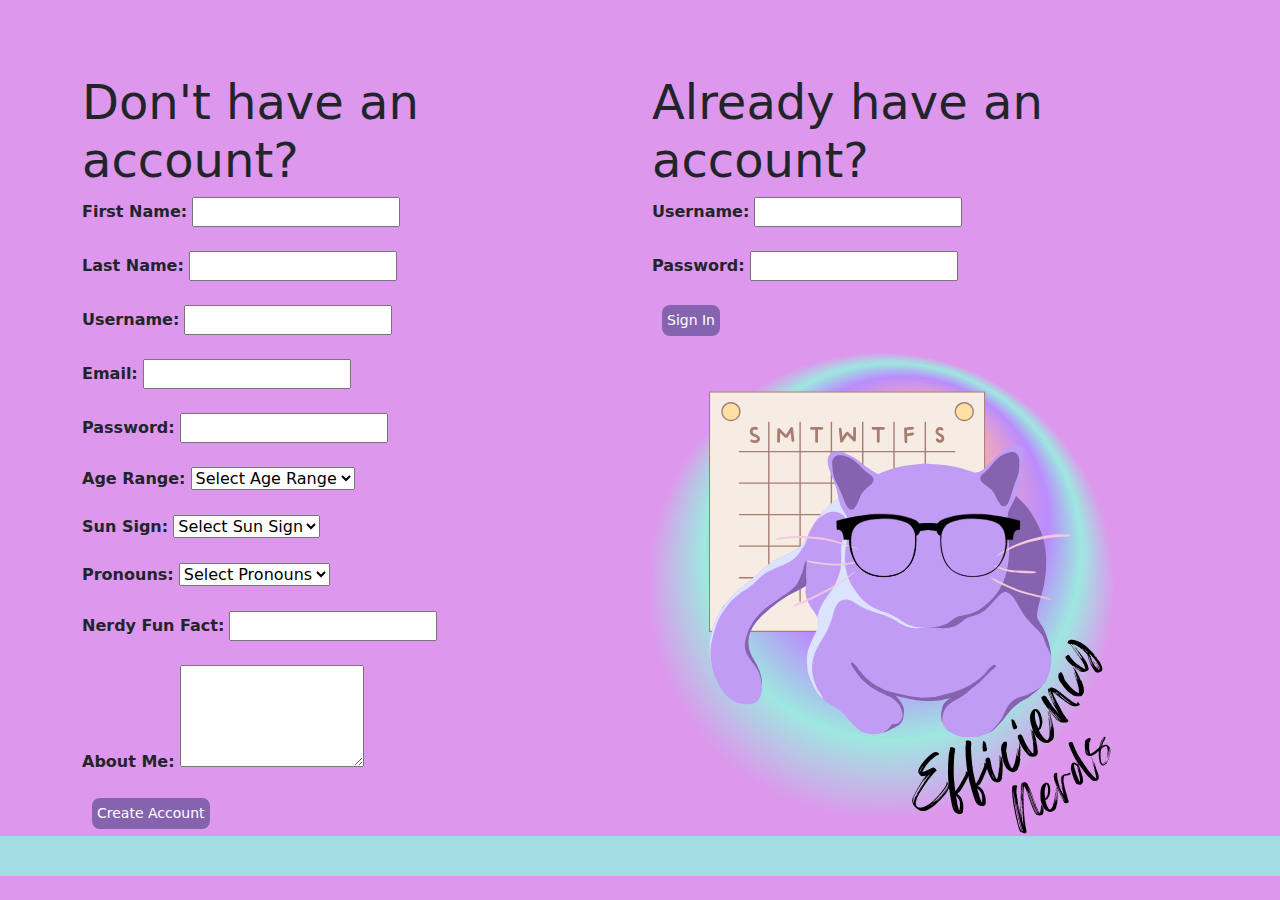
<file: index.html>
<!DOCTYPE html>
<html lang="en">
  <head>
    <meta charset="UTF-8" />
    <meta name="viewport" content="width=device-width, initial-scale=1.0" />
    <title>Welcome to Nerd Home</title>
    
    <link
      href="https://cdn.jsdelivr.net/npm/bootstrap@5.3.3/dist/css/bootstrap.min.css"
      rel="stylesheet"
      integrity="sha384-QWTKZyjpPEjISv5WaRU9OFeRpok6YctnYmDr5pNlyT2bRjXh0JMhjY6hW+ALEwIH"
      crossorigin="anonymous"
    />
    <link rel="stylesheet" href="assets/CSS/style.CSS" />
    <link rel="stylesheet" type="text/css" href="assets/CSS/landing.css"/>
  </head>

  <body>
    <div class="container-fluid" id="headerbox" style="height: 50px;"></div>
    <!-- <nav class="navbar navbar-expand-lg bg-body-tertiary">
    <div class="container-fluid">
      <a class="navbar-brand" href="#">Welcome You!</a>
      <div class="collapse navbar-collapse" id="navbarNavAltMarkup">
        <div class="navbar-nav">
          <a class="nav-link active" aria-current="page" href="#">Home</a>
          <a class="nav-link" href="#">Tasks Tools</a>
          <a class="nav-link" href="#">Pomodoro</a>
        </div>
      </div>
    </div>
  </nav> -->
  <div class="container mt-4" >
    <div class="row">
<!--       <button id="themeToggleBtn" class="btn btn-primary mt-3">Toggle Light/Dark Mode</button> -->
      <div class="col-md-6">
        <h4 class="display-5">Don't have an account?</h4>
        <div class="input-group flex-nowrap" id="signupPage">
          <form id="signupForm">
            <label for="firstName">First Name:</label>
            <input type="text" id="firstName" name="firstName" required><br><br>
            <label for="lastName">Last Name:</label>
            <input type="text" id="lastName" name="lastName" required><br><br>
            <label for="username">Username:</label>
            <input type="text" id="username" name="username" required><br><br>
            <label for="email">Email:</label>
            <input type="email" id="email" name="email" required><br><br>
            <label for="password">Password:</label>
            <input type="password" id="password" name="password" required><br><br>
            <label for="ageRange">Age Range:</label>
            <select id="ageRange" name="ageRange" required>
              <option value="">Select Age Range</option>
              <option value="Gen Z">Gen Z</option>
              <option value="Millennials">Millennials</option>
            </select><br><br>
            <label for="sunSign">Sun Sign:</label>
            <select id="sunSign" name="sunSign" required>
              <option value="">Select Sun Sign</option>
              <option value="Aries">Aries</option>
              <option value="Aquarius">Aquarius</option>
              <option value="Pisces">Pisces</option>
              <option value="Taurus">Taurus</option>
              <option value="Gemini">Gemini</option>
              <option value="Cancer">Cancer</option>
              <option value="Leo">Leo</option>
              <option value="Virgo">Virgo</option>
              <option value="Libra">Libra</option>
              <option value="Scorpio">Scorpio</option>
              <option value="Sagittarius">Sagittarius</option>
              <option value="Capricorn">Capricorn</option>
            </select><br><br>
            <label for="pronouns">Pronouns:</label>
            <select id="pronouns" name="pronouns" required>
              <option value="">Select Pronouns</option>
              <option value="She/her/her">She/her/hers</option>
              <option value="He/him/his">He/him/his</option>
              <option value="they/them">they/them</option>
            </select><br><br>
            
             <!-- Added -->
            <label for="nerdyFact">Nerdy Fun Fact:</label>
            <input type="text" id="nerdyFact" name="nerdyFact" required><br><br>
            <label for="aboutMe">About Me:</label>
            <textarea id="aboutMe" name="aboutMe" rows="4" required></textarea><br><br>
            <!-- Added -->
            
            <button class="signupForm" type="button">Create Account</button>
          </form>
          <div id="signupMessage" class="mt-3"></div>
        </div>
      </div>
      <div class="col-md-6">
        <h4 class="display-5" >Already have an account?</h4>
        <div class="input-group flex-nowrap" id="signinPage">
          <form>
            <label for="signInUsername">Username:</label>
            <input type="text" id="signInUsername" name="signInUsername" required><br><br>
            <label for="signInPassword">Password:</label>
            <input type="password" id="signInPassword" name="signInPassword" required><br><br>
            <button class="signupForm" type="button">Sign In</button>
            <div class ='landinglogo'>
            <div>
              <img src="assets/images/EF.nerds.transparent.png" height=500px, display=flex, alt="Efficiency Nerds Logo" />
          </div>
          </form>
          <div id="signinMessage" class="mt-3"></div>
        </div>
      </div>
    </div>

    <script
      src="https://cdn.jsdelivr.net/npm/bootstrap@5.3.3/dist/js/bootstrap.bundle.min.js"
      integrity="sha384-YvpcrYf0tY3lHB60NNkmXc5s9fDVZLESaAA55NDzOxhy9GkcIdslK1eN7N6jIeHz"
      crossorigin="anonymous"
    ></script>
    <script src="./assets/JS/script.JS"></script>
  </body>
</html>
</file>
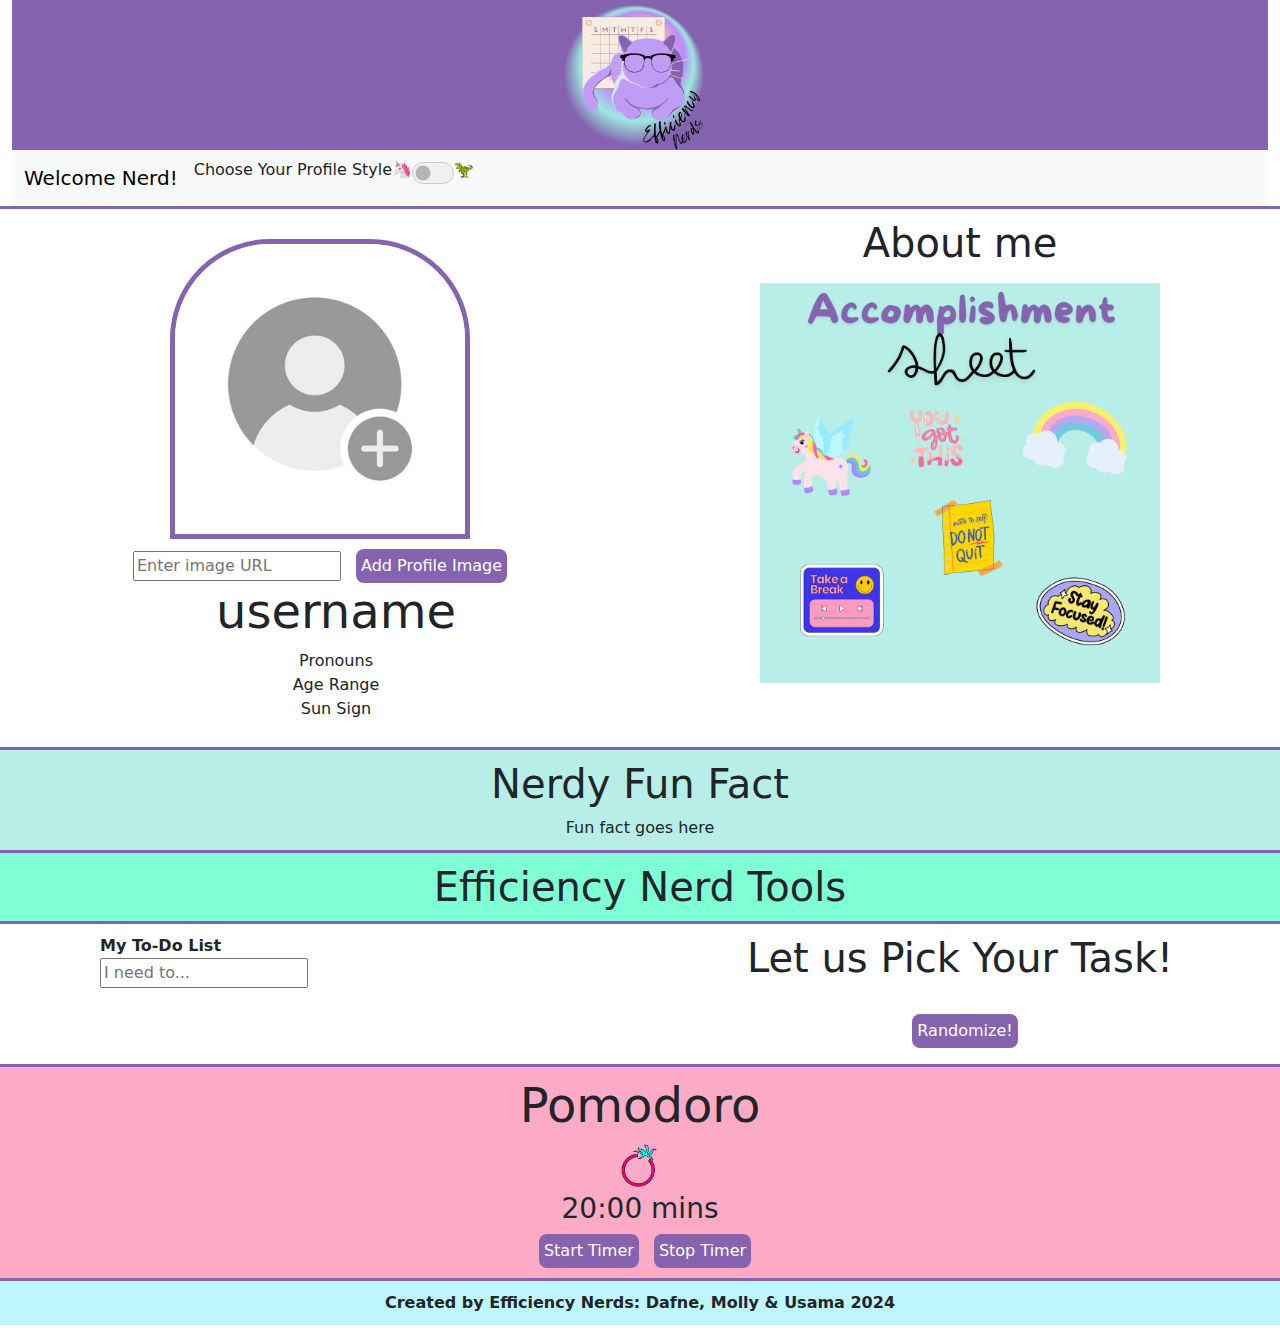
<file: profilet-test.html>
<!DOCTYPE html>
<html lang="en">
<head>
  <meta charset="UTF-8" />
  <meta name="viewport" content="width=device-width, initial-scale=1.0" />
  <title>Nerd Home</title>
</head>
<link href="https://cdn.jsdelivr.net/npm/bootstrap@5.3.3/dist/css/bootstrap.min.css" rel="stylesheet"
  integrity="sha384-QWTKZyjpPEjISv5WaRU9OFeRpok6YctnYmDr5pNlyT2bRjXh0JMhjY6hW+ALEwIH" crossorigin="anonymous" />
  <link rel="stylesheet" href="assets/CSS/style.CSS" />
<!-- <main class="container-fluid" > -->
  <header class='profilelogo' id="headerbox">
      <img src="assets/images/EF.nerds.transparent.png" height=150px, display=flex, alt="Efficiency Nerds Logo" />
  </header>
    
  <nav class="navbar navbar-expand-lg bg-body-tertiary">
      <div class="container-fluid">
        <a class="navbar-brand" href="#">Welcome Nerd!</a>
        <button class="navbar-toggler" type="button" data-bs-toggle="collapse" data-bs-target="#navbarNavAltMarkup"
          aria-controls="navbarNavAltMarkup" aria-expanded="false" aria-label="Toggle navigation">
          <span class="navbar-toggler-icon"></span>
        </button>
        <div class="collapse navbar-collapse" id="navbarNavAltMarkup">
          <div class="navbar-nav" id="toggle-elemen">
            <p>Choose Your Profile Style</p>
            <label display:inline-block,="500px">🦄</label>
            <div class="form-check form-switch">
              <input class="form-check-input" type="checkbox" role="switch" id="toggle">
              <label class="form-check-label" for="toggle">🦖</label>
            </div>
          </div>
        </div>
      </div>
    </nav>

<body class="container-fluid" style="min-height: 100vh;">
  <article class="row" id="full-profile">
    <aside class="col-sm-6 text-center" id="profile-overview">
      <img class="img-fluid filler-pic" src="assets/images/Profile Image.jpg" alt="Profile Pic Placeholder"><br>
      <input type="text" id="image-url" placeholder="Enter image URL" />
      <button id="add-image">Add Profile Image</button>
      <ul style="list-style-type: none">
        <li>
          <h4 class="display-5" id="username">username</h4>
        </li>
        <li id="pronouns">Pronouns</li>
        <li id="age-range">Age Range</li>
        <li id="sun-sign">Sun Sign</li>
    </aside>
    <section class="col-sm-6 text-center" id="right-profile">
      <h3 class="display-6">About me</h3>
      <p id="about-me">
      </p>
      <div class="stickersheetlight">
        <img src="./assets/images/StickerSheet-Light.png" class="img-fluid" height=300px, alt="Light Sticker Sheet">
        </div>
      <div class="stickersheetdark">
        <img src="./assets/images/StickerSheet-Dark.png" class="img-fluid" height=300px, alt="Dark Sticker Sheet" />
      </div>
    </section>
  </article>

  <article class="row text-center" id="fun-fact">
    <h3 class="display-6">Nerdy Fun Fact</h3>
    <p id="nerdy-fact">Fun fact goes here</p>
  </article>

  <article class="row text-center" id="tools-bar">
     <h3 class="display-6">Efficiency Nerd Tools</h3>
  </article>

  <article class="row" id="all-tools">
    <section class="col-sm-6" id="todo-feature">
      <form id="todo-form" method="POST">
        <label class="display-" for="todo-text">My To-Do List </label><br>
        <input type="text" placeholder="I need to..." name="todo-text" id="todo-text" />
      </form>
      <ul id="todo-list"></ul>
    </section>
    


   <div class="col-sm-6 text-center">
    <h3 class="display-6">Let us Pick Your Task!</h3>
      <section></section><br>
      <button id="randomize">Randomize!</button><br>
      <p></p>
      <h1 id="randomTodo"></h1>
    </div>
    <article class="timer">
      <section class="col text-center">
        <h4 class="display-5"> Pomodoro</h4>
        <div id="tomatotimer">
          <img class="img-fluid tomatopic" src="./assets/images/TomatoTimer.transparent.png" height=50px, alt="Tomato Timer" />
         <h3><div id="timer">20:00 mins</div></h3>
        </div>
        <button onclick="startTimer()">Start Timer</button>
        <Button onclick="stopTimer()" type="button" data-bs-toggle="modal" data-bs-target="#exampleModal">Stop
          Timer</Button>
        <div class="modal fade" id="exampleModal" tabindex="-1" aria-labelledby="exampleModalLabel" aria-hidden="true">
          <div class="modal-dialog">
            <div class="modal-content">
              <div class="modal-header">
                <h1 class="modal-title fs-5" id="exampleModalLabel">Woohoo!</h1>
                <button type="button" class="btn-close" data-bs-dismiss="modal" aria-label="Close"></button>
              </div>
              <div class="modal-body">
                You did it!
              </div>
              <div class="modal-footer">
                <button type="button" data-bs-dismiss="modal">Close</button>
              </div>
            </div>
          </div>
      </section>
    </article>
    
</body>
<footer class="container-fluid text-center">
  Created by Efficiency Nerds: Dafne, Molly & Usama 2024
  </footer>
  <script src="https://cdn.jsdelivr.net/npm/bootstrap@5.3.3/dist/js/bootstrap.bundle.min.js"
    integrity="sha384-YvpcrYf0tY3lHB60NNkmXc5s9fDVZLESaAA55NDzOxhy9GkcIdslK1eN7N6jIeHz"
    crossorigin="anonymous"></script>
  <script src="assets/JS/to-do.js"></script>
  <script src="assets/JS/profile-render.js"></script>
</body>
<!-- </main> -->
</html>
</file>
<file: assets/CSS/style.CSS>
nav {
  background-color: white;
}

body {
  box-shadow: 0px 20px 0px 20px #a2dee3;
}

article {
  border-top: solid;
  border-color: #8563af;
  padding-top: 10px;
  padding-bottom: 10px;
}

label {
  font-weight: bold;
}

.tomatopic {
  max-height: 50px;
  max-width: 50px;
}

.light {
  main {
    background-color: #dd98ed;
  }
  #full-profile {
    background-color: white;
  }
  article {
    background-color: #fdaac6;
  }
  #fun-fact {
    background-color: #b7eee7;
  }
  #fun-fact p {
    margin-bottom: 0rem;
  }
  #tools-bar {
    background-color: aquamarine;
  }
  #tools-bar h3 {
    margin-bottom: 0rem;
  }

  #all-tools {
    background-color: white;
  }
  footer {
    border-top: solid;
    border-color: #8563af;
    background-color: #bdf6ff;
  }
  .stickersheetlight {
    display: inline-flex;
    justify-content: center;
    max-height: 400px;
    max-width: 400px;
  }
  .stickersheetdark {
    display: none;
  }
}
.dark {
  main {
    background-color: #8563af;
  }
  #full-profile {
    background-color: #0d95f0;
    color: white;
  }
  #fun-fact {
    background-color: #0d95f0;
  }
  #fun-fact p {
    margin-bottom: 0rem;
  }
  #tools-bar {
    background-color: #d629b6;
    color: white;
  }
  #tools-bar h3 {
    margin-bottom: 0rem;
    color: white;
  }
  #timer {
    background-color: #d629b6;
  }
  #tomatotimer {
    background-color: #32fab7;
  }
  #all-tools {
    background-color: black;
    color: white;
  }
  footer {
    border-top: solid;
    border-color: #8563af;
    background-color: #007bff;
  }
  .stickersheetdark {
    display: inline-flex;
    justify-content: center;
    max-height: 400px;
    max-width: 400px;
    border: solid;
    border-color: #51b544;
  }
  .stickersheetlight {
    display: none;
  }
}

button {
  background-color: #8563af;
  border: none;
  border-radius: 8px;
  color: white;
  margin-left: 10px;
  padding: 5px 5px;
  text-align: center;
  text-decoration: none;
  display: inline-block;
  font-size: 16px;
}

.randomizer {
  display: flex;
  justify-content: end;
  margin: 40px;
}

.profilelogo {
  display: flex;
  justify-content: center;
  background-color: #8563af;
}

.landinglogo {
  display: flex;
  justify-content: center;
}

.tomatoimage {
  display: flex;
  justify-content: center;
}

#toggle {
  padding: 10px 20px;
  background-color: #f0f0f0;
  border: 1px solid #ccc;
  cursor: pointer;
}

#toggle.active {
  background-color: #007bff;
  color: white;
}

#toggle {
  transition: background-color 0.3s ease;
}

footer {
  padding-top: 10px;
  padding-bottom: 10px;
  font-weight: bold;
  border-top: solid;
  border-color: #8563af;
  background-color: #e6b6c9;
}

.filler-pic {
  display: inline-block;
  justify-content: center;
  max-height: 300px;
  max-width: 300px;
  border-style: solid;
  border-width: 5px;
  border-top-left-radius: 100px;
  border-top-right-radius: 100px;
  border-color: #8563af;
  margin-bottom: 10px;
  margin-top: 20px;
}

#todo-feature {
  padding: 0px 50px 0px 100px;
}
</file>
<file: assets/CSS/landing.css>
body {
    background-color: #dd98ed;
}

button {
    padding: 12px 70px;
    background-color: #8563af;
    border: none;
    border-radius: 8px;
    color: white;
    padding: 5px 5px;
    text-align: center;
    text-decoration: none;
    display: inline-block;
    font-size: 14px;
  }
</file>
